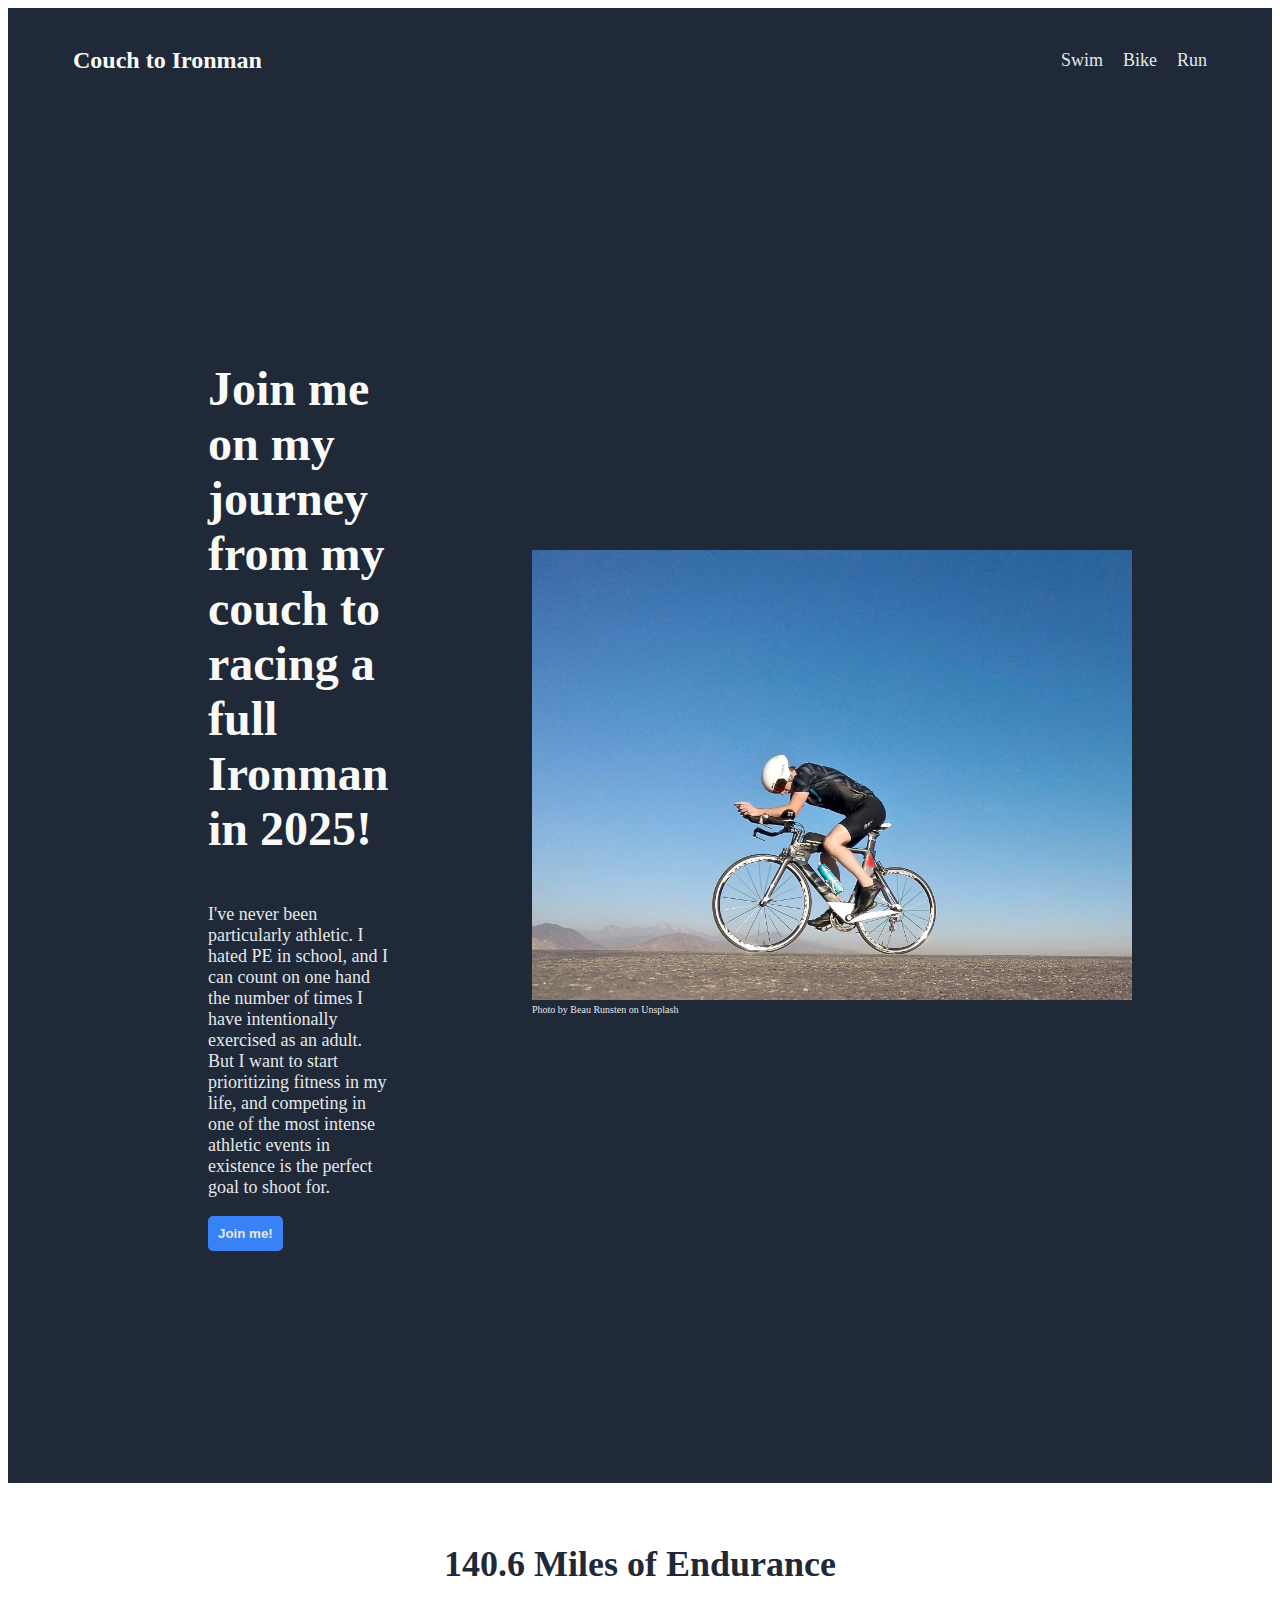
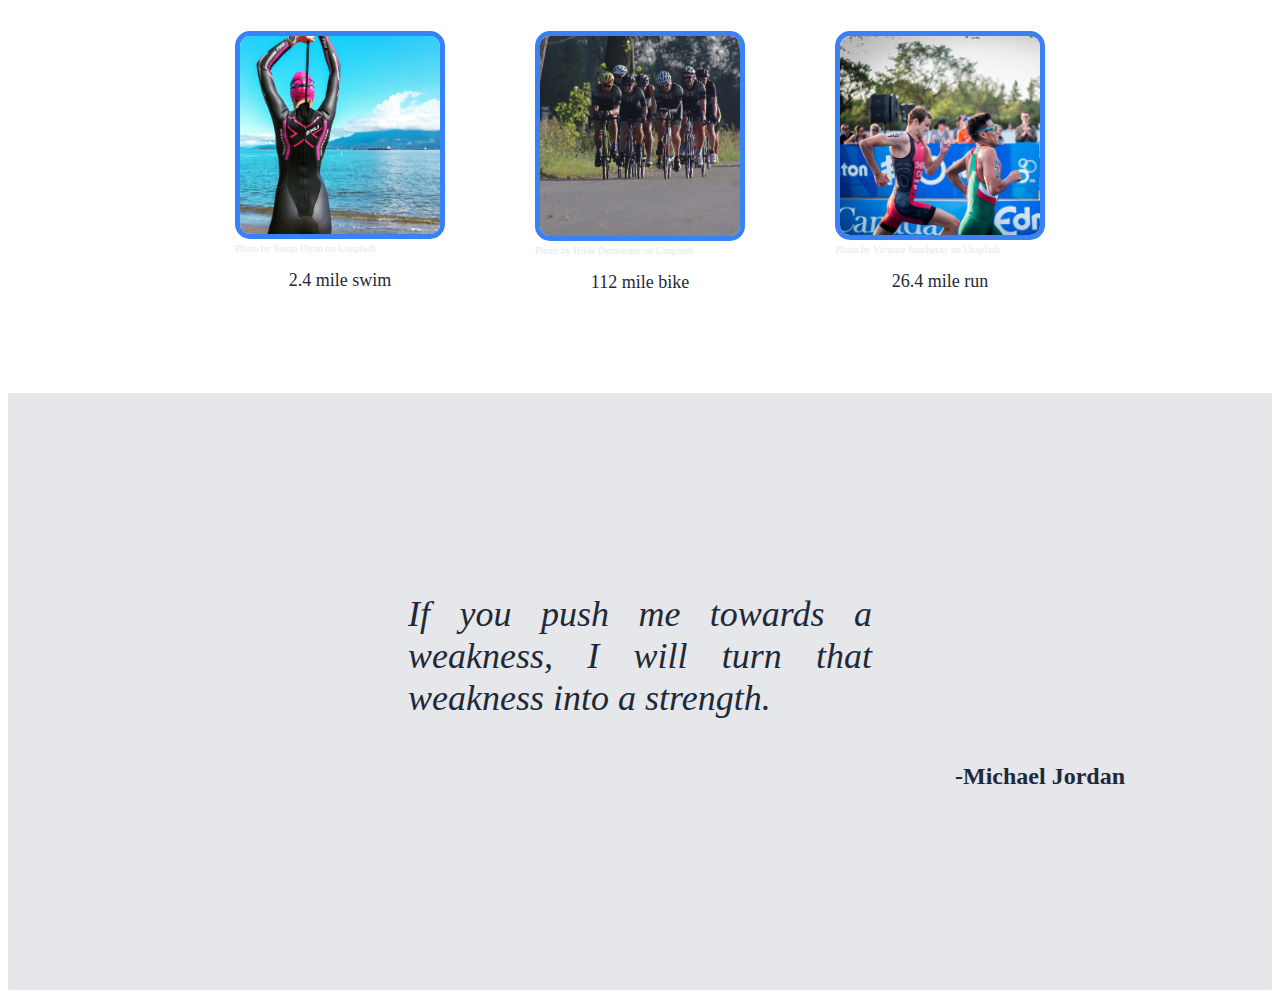
<file: index.html>
<!DOCTYPE html>
<html lang="en">
<head>
    <meta charset="UTF-8">
    <meta http-equiv="X-UA-Compatible" content="IE=edge">
    <meta name="viewport" content="width=device-width, initial-scale=1.0">
    <link rel="stylesheet" href="./style.css">
    <title>Couch to Ironman</title>
</head>
<body>
    <div class="header">
        <div class="topbar">
            <p class="logo">Couch to Ironman</p>
            <ul class="headlink">
                <li><a href="./pages/swim.html">Swim</a></li>
                <li><a href="./pages/bike.html">Bike</a></li>
                <li><a href="./pages/run.html">Run</a></li>
            </ul>
        </div>

        <div class="intro">
            <div class="in-left">
                <p class="headline">Join me on my journey from my couch to racing a full Ironman in 2025!</p>
                <p class="subtitle">I've never been particularly athletic. I hated PE in school, and I can count on one hand the number of times I have intentionally exercised as an adult. But I want to start prioritizing fitness in my life, and competing in one of the most intense athletic events in existence is the perfect goal to shoot for.</p>
                <button>Join me!</button>
            </div>
            <figure class="biker">
                <img src="./img/bike.jpg" alt="a man riding a bike during a triathlon" width="600px">
                <figcaption class="photocredit">Photo by <a class="photocredit" href="https://unsplash.com/@beaurunsten?utm_source=unsplash&utm_medium=referral&utm_content=creditCopyText">Beau Runsten</a> on <a class="photocredit" href="https://unsplash.com/s/photos/triathlon?utm_source=unsplash&utm_medium=referral&utm_content=creditCopyText">Unsplash</a></figcaption>
              </figure> 
        </div>

        </p>
    </div>

    <h2>140.6 Miles of Endurance</h2>
    <div class="ironman">
        <div>
            <figure>
                <img class="discipline" src="./img/swim.jpg" alt="an open water swimmer">
                <figcaption class="photocredit">Photo by <a class="photocredit" href="https://unsplash.com/@misssusanflynn?utm_source=unsplash&utm_medium=referral&utm_content=creditCopyText">Susan Flynn</a> on <a class="photocredit" href="https://unsplash.com/s/photos/triathlon?utm_source=unsplash&utm_medium=referral&utm_content=creditCopyText">Unsplash</a></figcaption>
            </figure>
            <div class="text">2.4 mile swim</div>
          </div>

          <div>
            <figure>
                <img class="discipline" src="./img/bikers.jpg" alt="a bicycle race">
                <figcaption class="photocredit">Photo by <a class="photocredit" href="https://unsplash.com/@hildedm?utm_source=unsplash&utm_medium=referral&utm_content=creditCopyText">Hilde Demeester</a> on <a class="photocredit" href="https://unsplash.com/s/photos/triathlon?utm_source=unsplash&utm_medium=referral&utm_content=creditCopyText">Unsplash</a></figcaption>
            </figure>
            <div class="text">112 mile bike</div>
          </div>

          <div>
            <figure>
                <img class="discipline" src="./img/run.jpg" alt="runners finishing a race">
                <figcaption class="photocredit">Photo by <a class="photocredit" href="https://unsplash.com/@victoire_jonch?utm_source=unsplash&utm_medium=referral&utm_content=creditCopyText">Victoire Joncheray</a> on <a class="photocredit" href="https://unsplash.com/s/photos/triathlon-run?utm_source=unsplash&utm_medium=referral&utm_content=creditCopyText">Unsplash</a></figcaption>
            </figure>
            <div class="text">26.4 mile run</div>
          </div>

    </div>

    <div class="quotation">
        <p class="quote">
            If you push me towards a weakness, I will turn that weakness into a strength.
        </p>
        <p class="attribution">-Michael Jordan</p>
    </div>
    
</body>
</html>
</file>
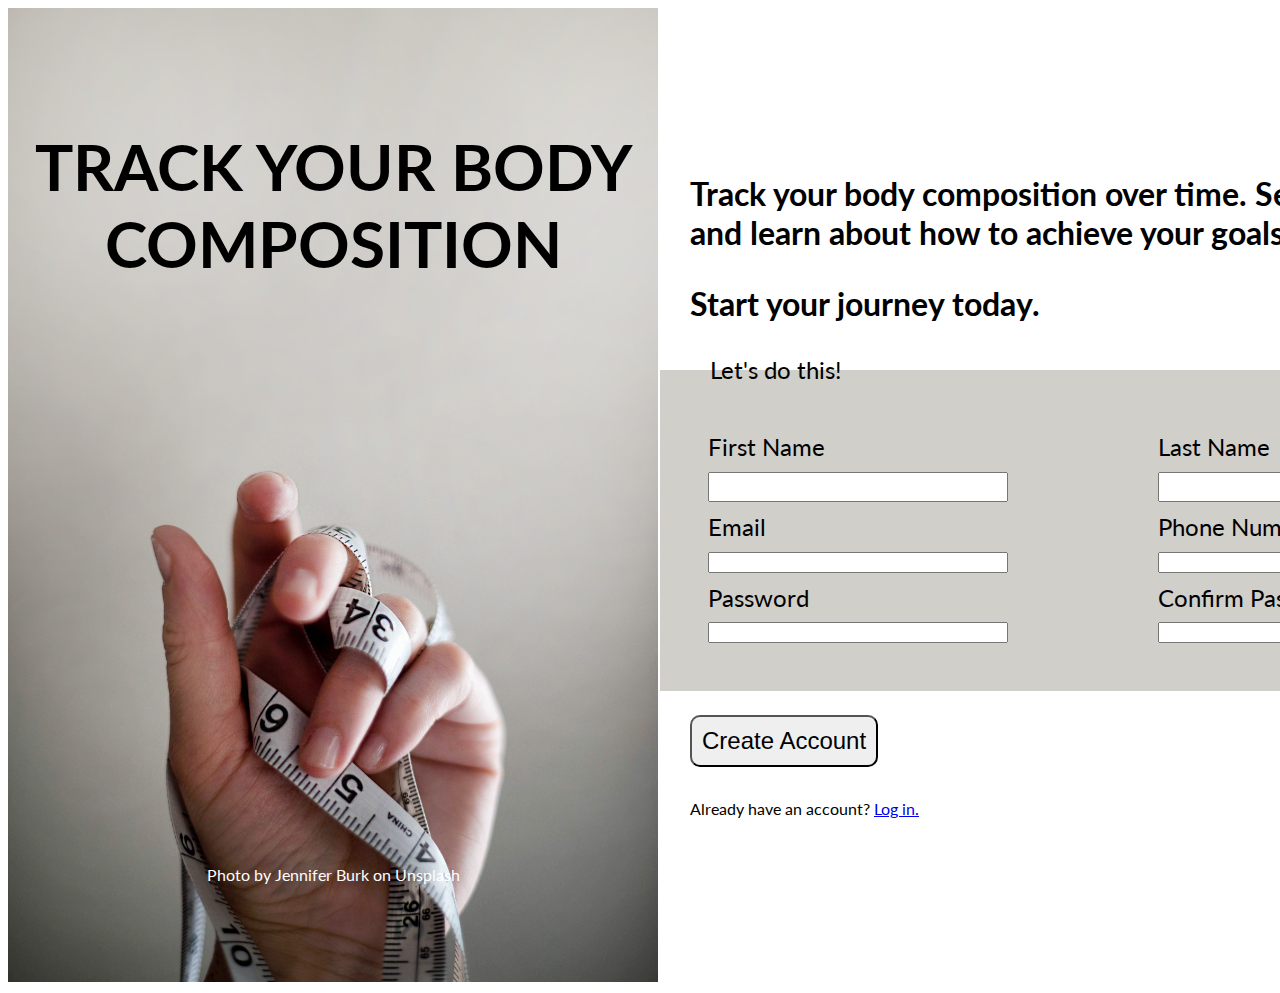
<file: sign_up_form/index.html>
<!DOCTYPE html>
<html lang="en">
<head>
    <meta charset="UTF-8">
    <meta http-equiv="X-UA-Compatible" content="IE=edge">
    <meta name="viewport" content="width=device-width, initial-scale=1.0">
    <link href='https://fonts.googleapis.com/css?family=Lato&subset=latin,latin-ext' rel='stylesheet' type='text/css'>
    <link rel="stylesheet" href="./style.css">
    <title>Document</title>
</head>
<body>
    <div class="left">
        <figure>
            <img src="./img/measurement.jpg" alt="A hand with a tape measure artfully wrapped around it.">
            <figcaption class="phototext">
                Track your body composition
            </figcaption>
            <figcaption class="credit">
                Photo by <a href="https://unsplash.com/@jenandjoon?utm_source=unsplash&utm_medium=referral&utm_content=creditCopyText">Jennifer Burk</a> on <a href="https://unsplash.com/s/photos/scale?utm_source=unsplash&utm_medium=referral&utm_content=creditCopyText">Unsplash</a>
            </figcaption>
        </figure>
    </div>
    <div class="right">
        <h2>Track your body composition over time. See your trends and learn about how to achieve your goals faster!</h2>
        <h2>Start your journey today.</h2>
        <form action="">
            <fieldset>
                <legend>
                    Let's do this!
                </legend>
                        <label for="fname">First Name</label>
                        <label for="lname">Last Name</label>

                        <input type="text" id="fname" name="fname">
                        <input type="text" id="lname" name="lname">

                        <label for="email">Email</label>
                        <label for="phone">Phone Number</label>

                        <input type="email" id="email" name="email">
                        <input type="text" id="phone" name="phone">

                        <label for="password">Password</label>
                        <label for="confirm_password">Confirm Password</label>

                        <input type="password" id="password" name="password">
                        <input type="password" id="confirm_password" name="confirm-password">
            </fieldset>    
            <button type="submit">Create Account</button>
            <p>Already have an account? <a href="./login">Log in.</a></p>
        </form>
    </div>
</body>
</html>
</file>
<file: style.css>
body {
    display: flex;
    flex-direction: column;
}

.header {
    background-color: #1F2937;
    display: flex;
    flex-direction: column;

}

.topbar {
    display: flex;
    justify-content: space-between;
    align-items: center;
    margin: auto 50px;
}

.logo {
    font-size: 24px;
    color: #F9FAF8;
    font-weight: bold;
    padding: 15px;
}

.headlink {
    list-style: none;
    display: flex;
    gap: 20px;
    padding: 15px;
}

a {
    text-decoration: none;
    font-size: 18px;
    color: #E5E7EB;
}

.headline {
    font-size: 48px;
    font-weight: bolder;
    color: #F9FAF8;

}

.subtitle {
    font-size: 18px;
    color: #E5E7EB;
}

.intro {
    display: flex;
    justify-content: center;
    align-items: center;
    margin: 100px;
    flex-grow: 1;
}

.in-left {
    padding: 50px;
    margin: 50px;
    width: 50%;
}

.photocredit {
    color: #E5E7EB;
    font-size: 10px;
}

button {
    background-color: #3882F6;
    padding: 10px;
    color: #E5E7EB;
    border-radius: 5px;
    border: none;
    font-weight: bold;
}

.discipline {
    width: 200px;
    border-color: #3882F6;
    border-radius: 15px;
    border-width: 5px;
    border-style: solid;
}

.ironman {
    display: flex;
    justify-content: center;
    gap: 10px;
    margin-bottom: 100px;
}

.text {
    font-size: 18px;
    color: #1f2937;
    text-align: center;
}

h2 {
    font-size: 36px;
    font-weight: bolder;
    color: #1F2937;
    text-align: center;
    margin-top: 60px;
}

.quotation {
    background-color: #E5E7EB;
    display: flex;
    flex-direction: column;
    align-items: center;
}

.quote {
    font-size: 36px;
    color:#1F2937;
    font-style: italic;
    text-align: justify;
    margin: 200px 400px 20px 400px;
}

.attribution {
    color:#1F2937;
    font-size: 24px;
    font-weight: bold;
    padding-left: 800px;
    margin-bottom: 200px;
}
</file>
<file: sign_up_form/style.css>
body {
    display: flex;
    font-family: 'Lato', sans-serif;
}

.right {
    flex: 2;
    align-self: center;
}

img {
    width: 100%
}

figure {
    margin: 0;
    width: 650px
}

.phototext {
    position: absolute;
    width: 650px;
    color: black;
    top: 8rem;
    text-align: center;
    font-size: 4em;
    text-transform: uppercase;
    font-weight: bolder;
}

.credit {
    position: absolute;
    width: 650px;
    color: white;
    bottom: 1rem;
    text-align: center;
    font-size: 1em;
}

.credit a{
    color: white;
    text-decoration: none;
}

button {
    font-size: 1.5rem;
    padding: 10px;
    border-radius: 10px;
    margin-top: 1em;
    margin-left: 2rem;
}

h2 {
    font-size: 2rem;
    margin: 2rem;
}

fieldset {
    display: grid;
    position: relative;
    background-color: #d0cfca;
    border: 0;
    padding: 3rem;
    grid-template: 30px 30px 30px/ 300px 300px;
    gap: 10px 150px;
}

p {
    margin: 2rem;
}

input:invalid {
    border-color: red;
}

.input_fields {
    margin: 1rem;
}

legend, label {
    font-size: 1.5rem;
}
</file>
